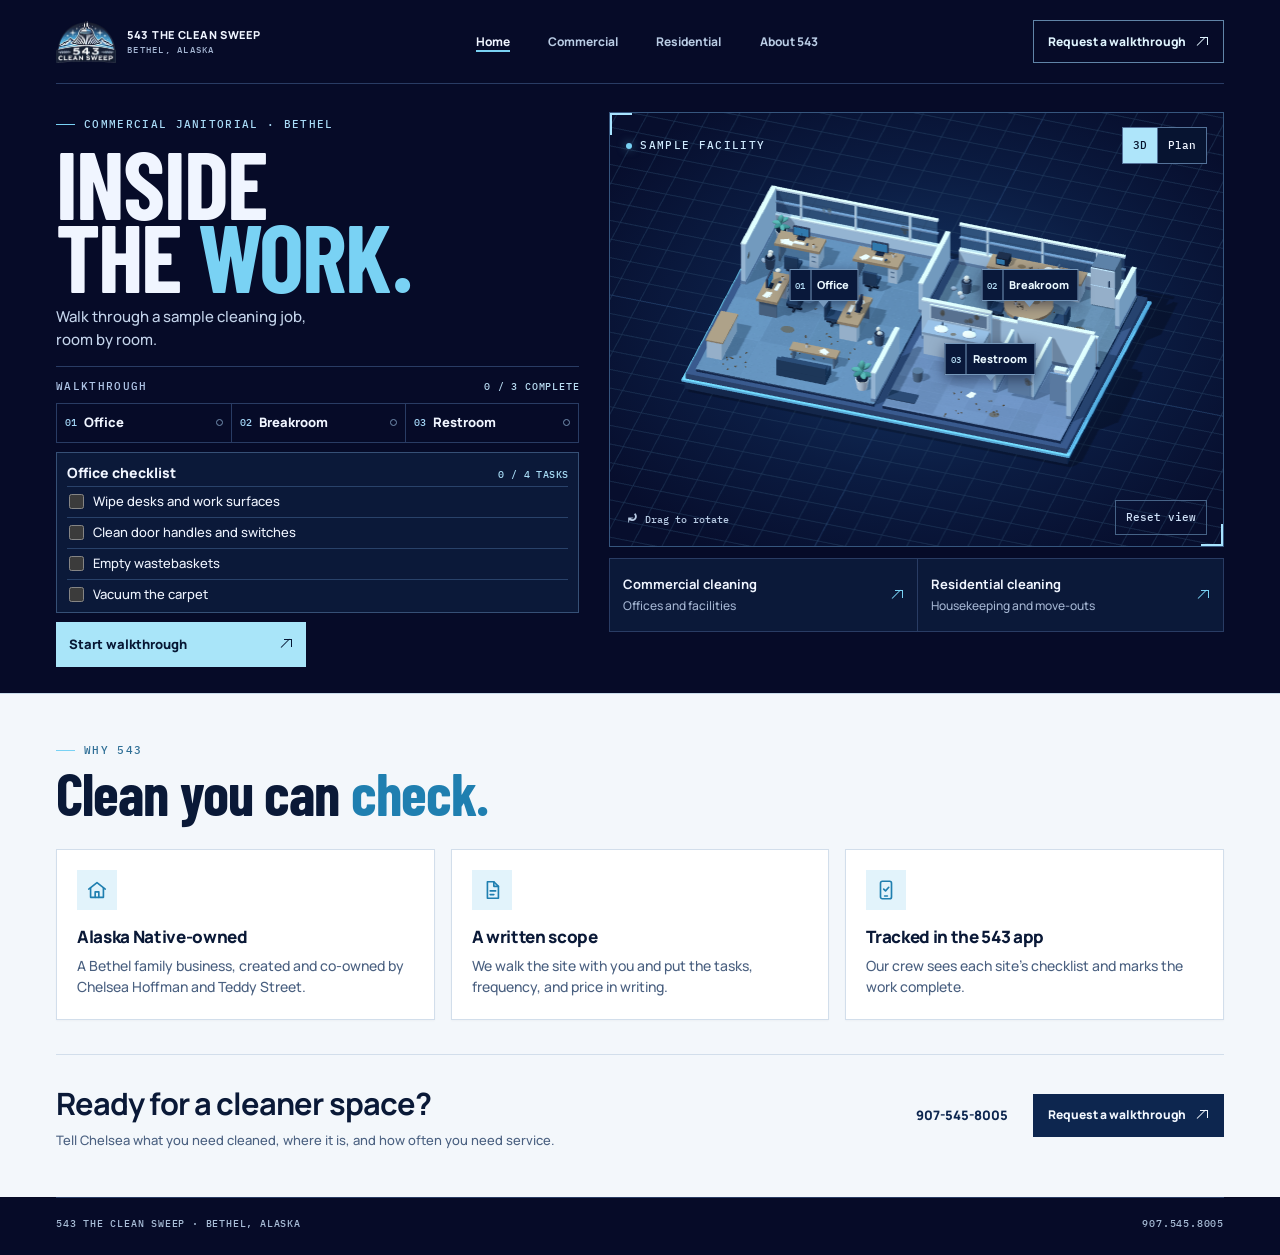
<file: index.html>
<!doctype html>
<html lang="en">
<head>
<meta charset="utf-8">
<meta name="viewport" content="width=device-width,initial-scale=1">
<meta name="theme-color" content="#060b28">
<title>543 The Clean Sweep | Commercial &amp; Residential Cleaning in Bethel, Alaska</title>
<meta name="description" content="Alaska Native-owned cleaning in Bethel, Alaska. Commercial, janitorial, facility and residential cleaning built on written scopes, dependable scheduling and local accountability. Request a walkthrough.">
<link rel="icon" href="assets/543-logo.webp">
<link rel="stylesheet" href="style.css">
<link rel="stylesheet" href="/interiors.css">
<link rel="canonical" href="https://543thecleansweep.com/">
<meta property="og:type" content="website">
<meta property="og:site_name" content="543 The Clean Sweep">
<meta property="og:title" content="543 The Clean Sweep | Commercial &amp; Residential Cleaning in Bethel, Alaska">
<meta property="og:description" content="Alaska Native-owned cleaning in Bethel, Alaska. Commercial, janitorial, facility and residential cleaning built on written scopes, dependable scheduling and local accountability. Request a walkthrough.">
<meta property="og:image" content="https://543thecleansweep.com/assets/logo.png">
<meta property="og:url" content="https://543thecleansweep.com/">
<meta name="twitter:card" content="summary_large_image">
<link rel="apple-touch-icon" href="/assets/logo.png">
<script type="application/ld+json">
{"@context":"https://schema.org","@type":"LocalBusiness","name":"543 The Clean Sweep","legalName":"543 The Clean Sweep LLC","founder":[{"@type":"Person","name":"Chelsea Hoffman"},{"@type":"Person","name":"Teddy Street"}],"telephone":"+1-907-545-8005","email":"543thecleansweep@gmail.com","url":"https://543thecleansweep.com/","logo":"https://543thecleansweep.com/assets/logo.png","image":"https://543thecleansweep.com/assets/logo.png","description":"Alaska Native-owned residential and commercial cleaning services in Bethel, Alaska.","address":{"@type":"PostalAddress","addressLocality":"Bethel","addressRegion":"AK","addressCountry":"US"},"areaServed":{"@type":"City","name":"Bethel, Alaska"},"openingHoursSpecification":[{"@type":"OpeningHoursSpecification","dayOfWeek":["Monday","Tuesday","Wednesday","Thursday","Friday"],"opens":"09:00","closes":"17:00"}]}
</script>
<script defer src="/legacy-links.js"></script>
<script defer src="/assets/three.min.js"></script>
<script defer src="/canvas-renderer.js"></script>
<script defer src="/room-scenes.js"></script>
<script defer src="/walkthrough.js"></script>
</head>
<body>
<a class="skip" href="#walkthrough">Skip to the walkthrough</a>
<header class="site-header shell brand-header">
  <a class="brand" href="/">
    <img src="/assets/543-logo.webp" width="60" height="42" alt="">
    <span>543 THE CLEAN SWEEP<small>BETHEL, ALASKA</small></span>
  </a>
  <nav class="page-nav" aria-label="Main navigation">
    <a href="/" aria-current="page">Home</a>
    <a href="/commercial/">Commercial</a>
    <a href="/residential/">Residential</a>
    <a href="/about/">About 543</a>
  </nav>
  <div class="header-actions">
    <details class="nav-menu">
      <summary>Menu</summary>
      <nav aria-label="Mobile navigation">
        <a href="/" aria-current="page">Home</a>
    <a href="/commercial/">Commercial</a>
    <a href="/residential/">Residential</a>
    <a href="/about/">About 543</a>
      </nav>
    </details>
    <a class="quote nav-cta" href="/request/">Request a walkthrough <i class="arrow" aria-hidden="true"></i></a>
  </div>
</header>
<main id="home">
  <section class="shell experience experience--home" id="walkthrough" aria-labelledby="headline">
    <div class="intro">
      <p class="eyebrow origin"><span aria-hidden="true"></span> COMMERCIAL JANITORIAL · BETHEL</p>
      <h1 id="headline">INSIDE<br>THE <em>WORK.</em></h1>
      <p class="description">Walk through a sample cleaning job, room by room.</p>
    </div>
    <div class="viewer-stack">
      <div class="viewer" id="viewer" aria-label="Interactive model of an example office, breakroom, and restroom">
        <div class="viewer-head">
          <span class="eyebrow"><i class="status-light" aria-hidden="true"></i> SAMPLE FACILITY</span>
          <div class="view-controls" aria-label="Model views">
            <button type="button" data-view="orbit" aria-pressed="true">3D</button>
            <button type="button" data-view="plan" aria-pressed="false">Plan</button>
          </div>
        </div>
        <div class="scene" id="scene" aria-hidden="true"><canvas id="model"></canvas></div>
        <div class="hotspots" id="hotspots">
          <button class="hotspot" type="button" hidden data-room="0" aria-label="Explore office"><span>01</span> Office</button>
          <button class="hotspot" type="button" hidden data-room="1" aria-label="Explore breakroom"><span>02</span> Breakroom</button>
          <button class="hotspot" type="button" hidden data-room="2" aria-label="Explore restroom"><span>03</span> Restroom</button>
        </div>
        <div class="viewer-foot">
          <span id="view-hint"><i class="orbit-icon" aria-hidden="true">⤾</i> Drag to rotate</span>
          <button class="reset-camera" type="button" aria-label="Reset the model to its original view">Reset view</button>
        </div>
      </div>
      <nav class="service-paths" aria-label="Cleaning services">
        <a href="/commercial/"><strong>Commercial cleaning</strong><span>Offices and facilities</span><i class="arrow" aria-hidden="true"></i></a>
        <a href="/residential/"><strong>Residential cleaning</strong><span>Housekeeping and move-outs</span><i class="arrow" aria-hidden="true"></i></a>
      </nav>
    </div>
    <aside class="console" aria-label="Cleaning walkthrough controls">
      <div class="console-top"><span class="eyebrow">WALKTHROUGH</span><span class="progress" id="progress" aria-live="polite">0 / 3 COMPLETE</span></div>
      <ol class="room-list">
        <li><button type="button" data-step="0"><span class="room-index">01</span> Office <span class="room-state" aria-hidden="true"></span></button></li>
        <li><button type="button" data-step="1"><span class="room-index">02</span> Breakroom <span class="room-state" aria-hidden="true"></span></button></li>
        <li><button type="button" data-step="2"><span class="room-index">03</span> Restroom <span class="room-state" aria-hidden="true"></span></button></li>
      </ol>
      <div class="job-detail">
        <div class="checklist-heading">
          <h2 id="job-heading">Office checklist</h2>
          <p id="job-count" class="task-count" aria-live="polite"></p>
        </div>
        <ul class="task-list" id="job-tasks" aria-labelledby="job-heading"></ul>
      </div>
      <button class="demo-action" id="demo-action" type="button"><span>Start walkthrough</span><i class="arrow" aria-hidden="true"></i></button>
      <noscript><p>This walkthrough requires JavaScript.</p></noscript>
    </aside>
  </section>
  <div class="light-band">
  <section class="shell why" aria-labelledby="why-title">
    <p class="eyebrow origin"><span aria-hidden="true"></span> WHY 543</p>
    <h2 id="why-title">Clean you can <em>check.</em></h2>
    <div class="why-grid">
      <article><span class="why-icon" aria-hidden="true"><svg viewBox="0 0 24 24" fill="none" stroke="currentColor" stroke-width="1.8" stroke-linecap="round" stroke-linejoin="round"><path d="M3 11l9-7 9 7"/><path d="M5 10v10h14V10"/><path d="M10 20v-6h4v6"/></svg></span><h3>Alaska Native-owned</h3><p>A Bethel family business, created and co-owned by Chelsea Hoffman and Teddy Street.</p></article>
      <article><span class="why-icon" aria-hidden="true"><svg viewBox="0 0 24 24" fill="none" stroke="currentColor" stroke-width="1.8" stroke-linecap="round" stroke-linejoin="round"><path d="M7 3h7l5 5v13H7z"/><path d="M14 3v5h5"/><path d="M10 13h6M10 17h4"/></svg></span><h3>A written scope</h3><p>We walk the site with you and put the tasks, frequency, and price in writing.</p></article>
      <article><span class="why-icon" aria-hidden="true"><svg viewBox="0 0 24 24" fill="none" stroke="currentColor" stroke-width="1.8" stroke-linecap="round" stroke-linejoin="round"><rect x="6" y="2.5" width="12" height="19" rx="2"/><path d="M9.5 11l2 2 3.5-4"/><path d="M10.5 18.5h3"/></svg></span><h3>Tracked in the 543 app</h3><p>Our crew sees each site’s checklist and marks the work complete.</p></article>
    </div>
  </section>
  <section class="shell work-footer" aria-label="Request a walkthrough">
    <div>
      <h2>Ready for a cleaner space?</h2>
      <p>Tell Chelsea what you need cleaned, where it is, and how often you need service.</p>
    </div>
    <div class="footer-actions">
      <a class="call-link" href="tel:+19075458005">907-545-8005</a>
      <a class="quote" href="/request/">Request a walkthrough <i class="arrow" aria-hidden="true"></i></a>
    </div>
  </section>
  </div>
</main>
<footer class="shell mini-footer"><span>543 THE CLEAN SWEEP · BETHEL, ALASKA</span><a href="tel:+19075458005">907.545.8005</a></footer>
</body>
</html>
</file>
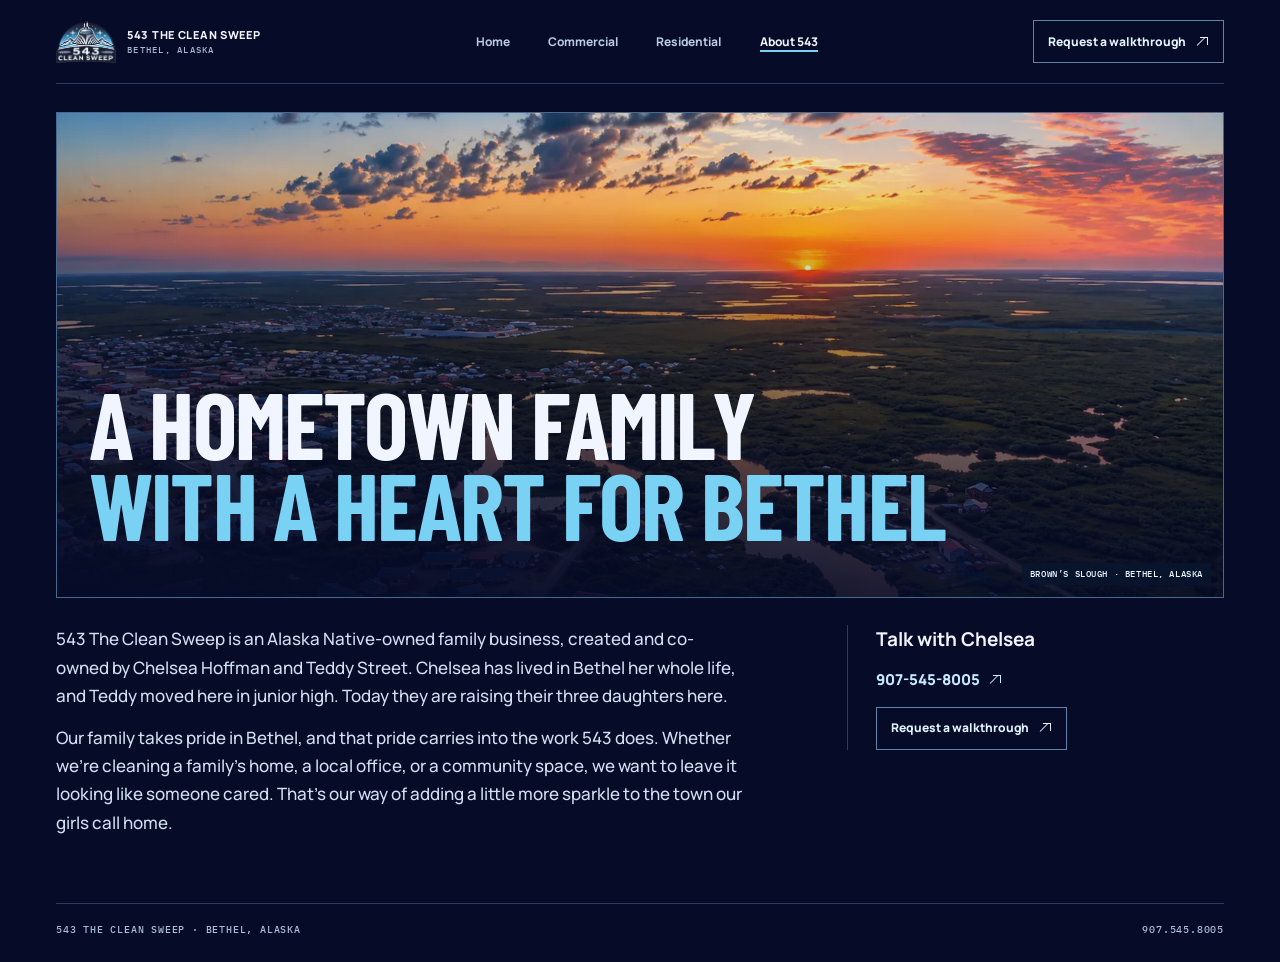
<file: about/index.html>
<!doctype html>
<html lang="en">
<head>
<meta charset="utf-8">
<meta name="viewport" content="width=device-width,initial-scale=1">
<meta name="theme-color" content="#060b28">
<title>About 543 The Clean Sweep | Chelsea Hoffman and Teddy Street, Bethel, Alaska</title>
<meta name="description" content="Meet Chelsea Hoffman and Teddy Street, the Bethel family behind 543 The Clean Sweep, an Alaska Native-owned cleaning business.">
<link rel="icon" href="/assets/543-logo.webp">
<link rel="stylesheet" href="/style.css">
<link rel="stylesheet" href="/about/about.css">
<link rel="stylesheet" href="/interiors.css">
<link rel="canonical" href="https://543thecleansweep.com/about/">
<meta property="og:type" content="website">
<meta property="og:site_name" content="543 The Clean Sweep">
<meta property="og:title" content="About 543 The Clean Sweep | Chelsea Hoffman and Teddy Street, Bethel, Alaska">
<meta property="og:description" content="Meet Chelsea Hoffman and Teddy Street, the Bethel family behind 543 The Clean Sweep, an Alaska Native-owned cleaning business.">
<meta property="og:image" content="https://543thecleansweep.com/assets/logo.png">
<meta property="og:url" content="https://543thecleansweep.com/about/">
<meta name="twitter:card" content="summary_large_image">
<link rel="apple-touch-icon" href="/assets/logo.png">
</head>
<body>
<a class="skip" href="#about">Skip to the story</a>
<header class="site-header shell brand-header">
  <a class="brand" href="/">
    <img src="/assets/543-logo.webp" width="60" height="42" alt="">
    <span>543 THE CLEAN SWEEP<small>BETHEL, ALASKA</small></span>
  </a>
  <nav class="page-nav" aria-label="Main navigation">
    <a href="/">Home</a>
    <a href="/commercial/">Commercial</a>
    <a href="/residential/">Residential</a>
    <a href="/about/" aria-current="page">About 543</a>
  </nav>
  <div class="header-actions">
    <details class="nav-menu">
      <summary>Menu</summary>
      <nav aria-label="Mobile navigation">
        <a href="/">Home</a>
    <a href="/commercial/">Commercial</a>
    <a href="/residential/">Residential</a>
    <a href="/about/" aria-current="page">About 543</a>
      </nav>
    </details>
    <a class="quote nav-cta" href="/request/">Request a walkthrough <i class="arrow" aria-hidden="true"></i></a>
  </div>
</header>
<main class="shell about-page" id="about">
  <section aria-labelledby="about-title">
    <div class="about-hero">
      <picture>
        <source media="(max-width:620px)" srcset="/assets/bethel-phone.webp">
        <img src="/assets/bethel.webp" width="1672" height="669" alt="Bethel, Alaska, and Brown’s Slough at sunset" fetchpriority="high">
      </picture>
      <h1 id="about-title">A hometown family<br><em>with a heart for Bethel</em></h1>
      <p class="about-caption">Brown’s Slough · Bethel, Alaska</p>
    </div>
    <div class="about-details">
      <div class="about-story">
        <p>543 The Clean Sweep is an Alaska Native-owned family business, created and co-owned by Chelsea Hoffman and Teddy Street. Chelsea has lived in Bethel her whole life, and Teddy moved here in junior high. Today they are raising their three daughters here.</p>
        <p>Our family takes pride in Bethel, and that pride carries into the work 543 does. Whether we’re cleaning a family’s home, a local office, or a community space, we want to leave it looking like someone cared. That’s our way of adding a little more sparkle to the town our girls call home.</p>
      </div>
      <aside class="about-contact" aria-labelledby="about-contact-title">
        <h2 id="about-contact-title">Talk with Chelsea</h2>
        <a class="about-call" href="tel:+19075458005">907-545-8005 <i class="arrow" aria-hidden="true"></i></a>
        <a class="quote" href="/request/">Request a walkthrough <i class="arrow" aria-hidden="true"></i></a>
      </aside>
    </div>
  </section>
</main>
<footer class="shell mini-footer"><span>543 THE CLEAN SWEEP · BETHEL, ALASKA</span><a href="tel:+19075458005">907.545.8005</a></footer>
</body>
</html>
</file>
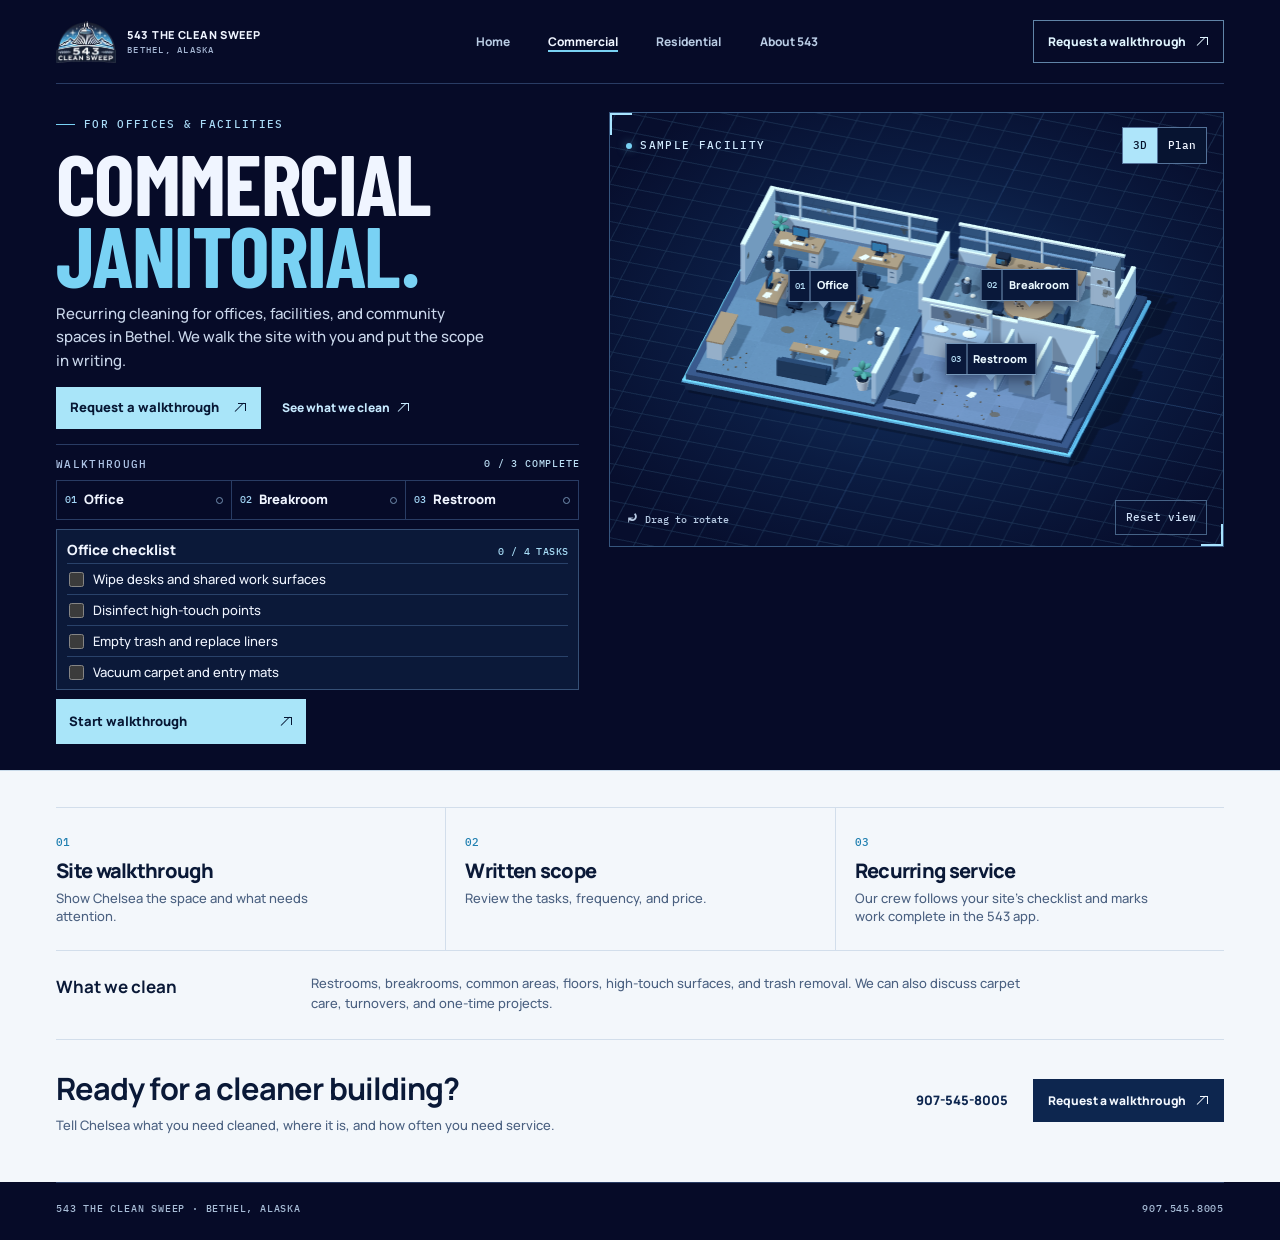
<file: commercial/index.html>
<!doctype html>
<html lang="en"><head><meta charset="utf-8"><meta name="viewport" content="width=device-width,initial-scale=1">
<title>Commercial Janitorial in Bethel, Alaska | 543 The Clean Sweep</title>
<link rel="stylesheet" href="/style.css"><link rel="stylesheet" href="/interiors.css">
<meta name="description" content="Recurring commercial janitorial service in Bethel, Alaska, from 543 The Clean Sweep.">
<meta name="theme-color" content="#060b28">
<link rel="icon" href="/assets/543-logo.webp">
<link rel="canonical" href="https://543thecleansweep.com/commercial/">
<meta property="og:type" content="website">
<meta property="og:site_name" content="543 The Clean Sweep">
<meta property="og:title" content="Commercial Janitorial in Bethel, Alaska | 543 The Clean Sweep">
<meta property="og:description" content="Recurring commercial janitorial service in Bethel, Alaska, from 543 The Clean Sweep.">
<meta property="og:image" content="https://543thecleansweep.com/assets/logo.png">
<meta property="og:url" content="https://543thecleansweep.com/commercial/">
<meta name="twitter:card" content="summary_large_image">
<link rel="apple-touch-icon" href="/assets/logo.png">
<script defer src="/assets/three.min.js"></script>
<script defer src="/canvas-renderer.js"></script>
<script defer src="/room-scenes.js"></script>
<script defer src="/walkthrough.js"></script>
</head>
<body class="interior commercial"><a class="skip" href="#main">Skip to content</a><header class="site-header shell brand-header">
  <a class="brand" href="/">
    <img src="/assets/543-logo.webp" width="60" height="42" alt="">
    <span>543 THE CLEAN SWEEP<small>BETHEL, ALASKA</small></span>
  </a>
  <nav class="page-nav" aria-label="Main navigation">
    <a href="/">Home</a>
    <a href="/commercial/" aria-current="page">Commercial</a>
    <a href="/residential/">Residential</a>
    <a href="/about/">About 543</a>
  </nav>
  <div class="header-actions">
    <details class="nav-menu">
      <summary>Menu</summary>
      <nav aria-label="Mobile navigation">
        <a href="/">Home</a>
    <a href="/commercial/" aria-current="page">Commercial</a>
    <a href="/residential/">Residential</a>
    <a href="/about/">About 543</a>
      </nav>
    </details>
    <a class="quote nav-cta" href="/request/">Request a walkthrough <i class="arrow" aria-hidden="true"></i></a>
  </div>
</header>
<main id="main">
<section class="shell experience experience--service" data-scene="commercial">
<div class="intro inner-copy">
<p class="eyebrow origin"><span aria-hidden="true"></span> FOR OFFICES &amp; FACILITIES</p>
<h1>COMMERCIAL<br><em>JANITORIAL.</em></h1>
<p class="intro-text">Recurring cleaning for offices, facilities, and community spaces in Bethel. We walk the site with you and put the scope in writing.</p>
<div class="inline-actions"><a class="demo-action" href="/request/">Request a walkthrough<i class="arrow" aria-hidden="true"></i></a><a class="inline-link" href="#scope">See what we clean <i class="arrow" aria-hidden="true"></i></a></div>
</div>
    <div class="viewer" id="viewer" aria-label="Interactive model of an example office, breakroom, and restroom">
      <div class="viewer-head">
        <span class="eyebrow"><i class="status-light" aria-hidden="true"></i> SAMPLE FACILITY</span>
        <div class="view-controls" aria-label="Model views">
          <button type="button" data-view="orbit" aria-pressed="true">3D</button>
          <button type="button" data-view="plan" aria-pressed="false">Plan</button>
        </div>
      </div>
      <div class="scene" id="scene" aria-hidden="true"><canvas id="model"></canvas></div>
      <div class="hotspots" id="hotspots">
        <button class="hotspot" type="button" hidden data-room="0" aria-label="Explore office"><span>01</span> Office</button>
        <button class="hotspot" type="button" hidden data-room="1" aria-label="Explore breakroom"><span>02</span> Breakroom</button>
        <button class="hotspot" type="button" hidden data-room="2" aria-label="Explore restroom"><span>03</span> Restroom</button>
      </div>
      <div class="viewer-foot">
        <span id="view-hint"><i class="orbit-icon" aria-hidden="true">⤾</i> Drag to rotate</span>
        <button class="reset-camera" type="button" aria-label="Reset the model to its original view">Reset view</button>
      </div>
    </div>
    <aside class="console" aria-label="Cleaning walkthrough controls">
      <div class="console-top"><span class="eyebrow">WALKTHROUGH</span><span class="progress" id="progress" aria-live="polite">0 / 3 COMPLETE</span></div>
      <ol class="room-list">
        <li><button type="button" data-step="0"><span class="room-index">01</span> Office <span class="room-state" aria-hidden="true"></span></button></li>
        <li><button type="button" data-step="1"><span class="room-index">02</span> Breakroom <span class="room-state" aria-hidden="true"></span></button></li>
        <li><button type="button" data-step="2"><span class="room-index">03</span> Restroom <span class="room-state" aria-hidden="true"></span></button></li>
      </ol>
      <div class="job-detail">
        <div class="checklist-heading">
          <h2 id="job-heading">Office checklist</h2>
          <p id="job-count" class="task-count" aria-live="polite"></p>
        </div>
        <ul class="task-list" id="job-tasks" aria-labelledby="job-heading"></ul>
      </div>
      <button class="demo-action" id="demo-action" type="button"><span>Start walkthrough</span><i class="arrow" aria-hidden="true"></i></button>
      <noscript><p>This walkthrough requires JavaScript.</p></noscript>
    </aside>
</section>
<div class="light-band">
<section class="shell sequence" id="process" aria-label="How commercial service starts">
<div><span>01</span><h2>Site walkthrough</h2><p>Show Chelsea the space and what needs attention.</p></div>
<div><span>02</span><h2>Written scope</h2><p>Review the tasks, frequency, and price.</p></div>
<div><span>03</span><h2>Recurring service</h2><p>Our crew follows your site’s checklist and marks work complete in the 543 app.</p></div>
</section>
<section id="scope" class="shell scopes">
<h2>What we clean</h2>
<p>Restrooms, breakrooms, common areas, floors, high-touch surfaces, and trash removal. We can also discuss carpet care, turnovers, and one-time projects.</p>
</section>
  <section class="shell work-footer" aria-label="Request a walkthrough">
    <div>
      <h2>Ready for a cleaner building?</h2>
      <p>Tell Chelsea what you need cleaned, where it is, and how often you need service.</p>
    </div>
    <div class="footer-actions">
      <a class="call-link" href="tel:+19075458005">907-545-8005</a>
      <a class="quote" href="/request/">Request a walkthrough <i class="arrow" aria-hidden="true"></i></a>
    </div>
  </section>
</div></main><footer class="shell mini-footer"><span>543 THE CLEAN SWEEP · BETHEL, ALASKA</span><a href="tel:+19075458005">907.545.8005</a></footer>
</body></html>
</file>
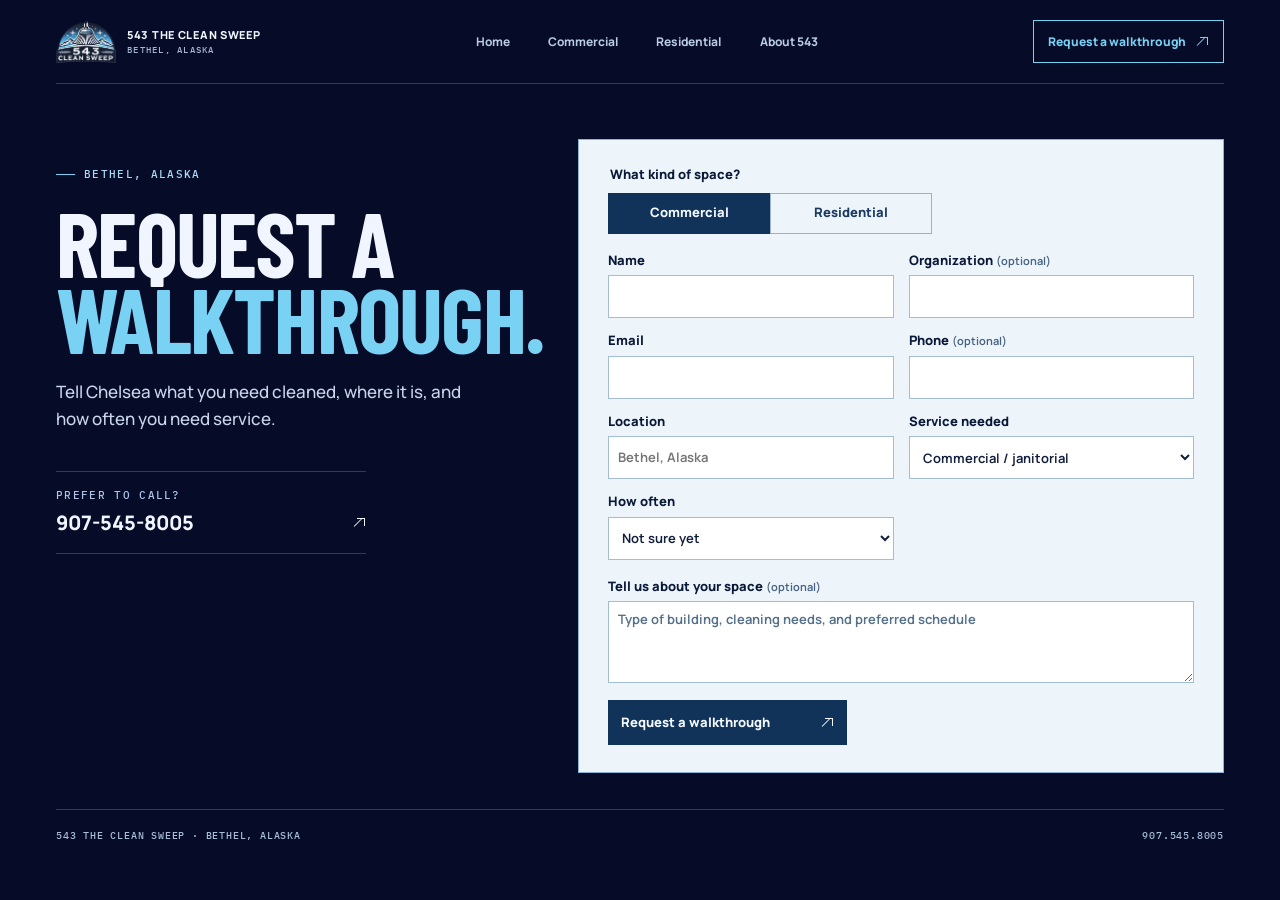
<file: request/index.html>
<!doctype html>
<html lang="en">
<head>
<meta charset="utf-8">
<meta name="viewport" content="width=device-width,initial-scale=1">
<meta name="theme-color" content="#060b28">
<title>Request a Walkthrough | 543 The Clean Sweep</title>
<meta name="description" content="Tell 543 The Clean Sweep about your commercial or residential cleaning needs in Bethel, Alaska.">
<link rel="icon" href="/assets/543-logo.webp">
<link rel="stylesheet" href="/style.css">
<link rel="stylesheet" href="/interiors.css">
<script defer src="/request/request.js"></script>
<link rel="canonical" href="https://543thecleansweep.com/request/">
<meta property="og:type" content="website">
<meta property="og:site_name" content="543 The Clean Sweep">
<meta property="og:title" content="Request a Walkthrough | 543 The Clean Sweep">
<meta property="og:description" content="Tell 543 The Clean Sweep about your commercial or residential cleaning needs in Bethel, Alaska.">
<meta property="og:image" content="https://543thecleansweep.com/assets/logo.png">
<meta property="og:url" content="https://543thecleansweep.com/request/">
<meta name="twitter:card" content="summary_large_image">
<link rel="apple-touch-icon" href="/assets/logo.png">
</head>
<body class="interior contact">
<a class="skip" href="#main">Skip to content</a>
<header class="site-header shell brand-header">
  <a class="brand" href="/">
    <img src="/assets/543-logo.webp" width="60" height="42" alt="">
    <span>543 THE CLEAN SWEEP<small>BETHEL, ALASKA</small></span>
  </a>
  <nav class="page-nav" aria-label="Main navigation">
    <a href="/">Home</a>
    <a href="/commercial/">Commercial</a>
    <a href="/residential/">Residential</a>
    <a href="/about/">About 543</a>
  </nav>
  <div class="header-actions">
    <details class="nav-menu">
      <summary>Menu</summary>
      <nav aria-label="Mobile navigation">
        <a href="/">Home</a>
    <a href="/commercial/">Commercial</a>
    <a href="/residential/">Residential</a>
    <a href="/about/">About 543</a>
      </nav>
    </details>
    <a class="quote nav-cta" href="/request/" aria-current="page">Request a walkthrough <i class="arrow" aria-hidden="true"></i></a>
  </div>
</header>
<main id="main">
  <section class="shell request-layout">
    <div class="inner-copy request-copy">
      <p class="eyebrow origin"><span aria-hidden="true"></span> BETHEL, ALASKA</p>
      <h1>REQUEST A<br><em>WALKTHROUGH.</em></h1>
      <p class="intro-text">Tell Chelsea what you need cleaned, where it is, and how often you need service.</p>
      <div class="request-phone">
        <span class="eyebrow">PREFER TO CALL?</span>
        <a href="tel:+19075458005">907-545-8005 <i class="arrow" aria-hidden="true"></i></a>
      </div>
    </div>
    <form class="request-form" id="request-form" name="walkthrough" method="POST" action="/request-received" data-netlify="true" data-netlify-honeypot="bot-field" aria-label="Walkthrough request">
      <input type="hidden" name="form-name" value="walkthrough">
      <p hidden><label>Leave this field empty<input name="bot-field" tabindex="-1" autocomplete="off"></label></p>
      <fieldset>
        <legend>What kind of space?</legend>
        <div class="segments">
          <label><input type="radio" name="requester" value="Organization" checked><span>Commercial</span></label>
          <label><input type="radio" name="requester" value="Home"><span>Residential</span></label>
        </div>
      </fieldset>
      <div class="form-grid">
        <label>Name<input name="name" autocomplete="name" maxlength="120" required></label>
        <label id="organization-field">Organization <span class="optional">(optional)</span><input name="organization" autocomplete="organization" maxlength="180"></label>
        <label>Email<input type="email" name="email" autocomplete="email" maxlength="254" required></label>
        <label>Phone <span class="optional">(optional)</span><input type="tel" name="phone" autocomplete="tel" maxlength="40"></label>
        <label>Location<input name="location" placeholder="Bethel, Alaska" maxlength="200" required></label>
        <label>Service needed<select name="service">
          <option>Commercial / janitorial</option>
          <option>Government / community facility</option>
          <option>Residential</option>
          <option>Move-in / move-out</option>
          <option>Carpet / floor care</option>
          <option>Other</option>
        </select></label>
        <label>How often<select name="frequency">
          <option>Not sure yet</option>
          <option>One time</option>
          <option>Weekly</option>
          <option>Multiple times per week</option>
          <option>Monthly</option>
        </select></label>
      </div>
      <label>Tell us about your space <span class="optional">(optional)</span><textarea name="message" maxlength="2500" placeholder="Type of building, cleaning needs, and preferred schedule"></textarea></label>
      <button class="demo-action" type="submit">Request a walkthrough <i class="arrow" aria-hidden="true"></i></button>
    </form>
  </section>
</main>
<footer class="shell mini-footer"><span>543 THE CLEAN SWEEP · BETHEL, ALASKA</span><a href="tel:+19075458005">907.545.8005</a></footer>
</body>
</html>
</file>
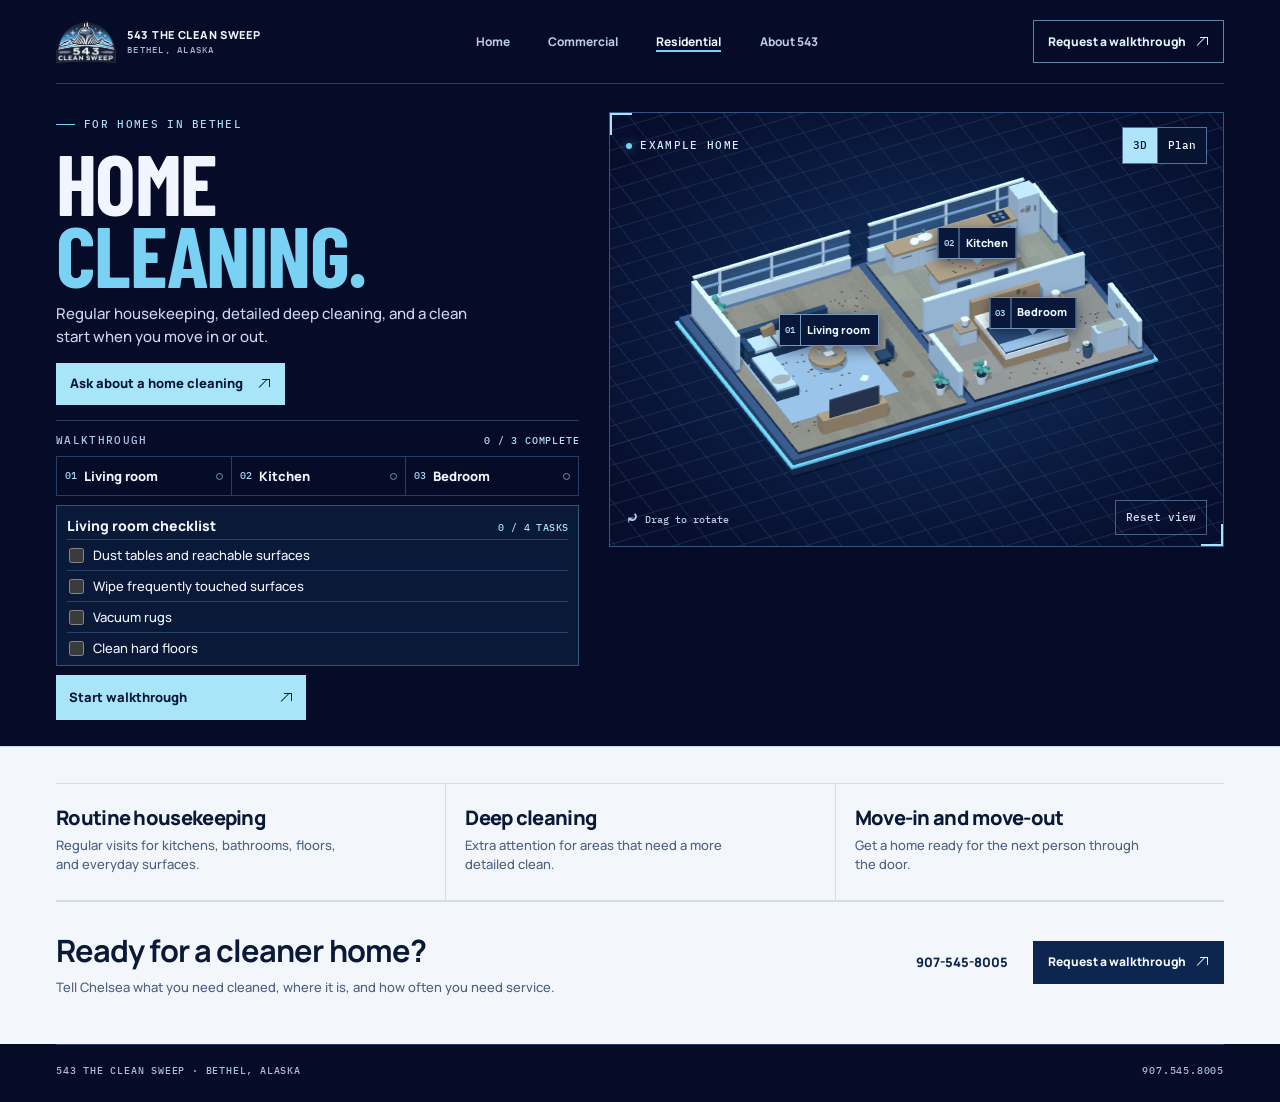
<file: residential/index.html>
<!doctype html>
<html lang="en"><head><meta charset="utf-8"><meta name="viewport" content="width=device-width,initial-scale=1">
<title>Residential Cleaning in Bethel, Alaska | 543 The Clean Sweep</title>
<link rel="stylesheet" href="/style.css"><link rel="stylesheet" href="/interiors.css">
<meta name="description" content="Housekeeping, deep cleaning, and move-in and move-out cleaning in Bethel, Alaska.">
<meta name="theme-color" content="#060b28">
<link rel="icon" href="/assets/543-logo.webp">
<link rel="canonical" href="https://543thecleansweep.com/residential/">
<meta property="og:type" content="website">
<meta property="og:site_name" content="543 The Clean Sweep">
<meta property="og:title" content="Residential Cleaning in Bethel, Alaska | 543 The Clean Sweep">
<meta property="og:description" content="Housekeeping, deep cleaning, and move-in and move-out cleaning in Bethel, Alaska.">
<meta property="og:image" content="https://543thecleansweep.com/assets/logo.png">
<meta property="og:url" content="https://543thecleansweep.com/residential/">
<meta name="twitter:card" content="summary_large_image">
<link rel="apple-touch-icon" href="/assets/logo.png">
<script defer src="/assets/three.min.js"></script>
<script defer src="/canvas-renderer.js"></script>
<script defer src="/room-scenes.js"></script>
<script defer src="/walkthrough.js"></script>
</head>
<body class="interior residential"><a class="skip" href="#main">Skip to content</a><header class="site-header shell brand-header">
  <a class="brand" href="/">
    <img src="/assets/543-logo.webp" width="60" height="42" alt="">
    <span>543 THE CLEAN SWEEP<small>BETHEL, ALASKA</small></span>
  </a>
  <nav class="page-nav" aria-label="Main navigation">
    <a href="/">Home</a>
    <a href="/commercial/">Commercial</a>
    <a href="/residential/" aria-current="page">Residential</a>
    <a href="/about/">About 543</a>
  </nav>
  <div class="header-actions">
    <details class="nav-menu">
      <summary>Menu</summary>
      <nav aria-label="Mobile navigation">
        <a href="/">Home</a>
    <a href="/commercial/">Commercial</a>
    <a href="/residential/" aria-current="page">Residential</a>
    <a href="/about/">About 543</a>
      </nav>
    </details>
    <a class="quote nav-cta" href="/request/">Request a walkthrough <i class="arrow" aria-hidden="true"></i></a>
  </div>
</header>
<main id="main">
<section class="shell experience experience--service" data-scene="residential">
<div class="intro inner-copy">
<p class="eyebrow origin"><span aria-hidden="true"></span> FOR HOMES IN BETHEL</p>
<h1>HOME<br><em>CLEANING.</em></h1>
<p class="intro-text">Regular housekeeping, detailed deep cleaning, and a clean start when you move in or out.</p>
<div class="inline-actions"><a class="demo-action" href="/request/?service=residential">Ask about a home cleaning<i class="arrow" aria-hidden="true"></i></a></div>
</div>
    <div class="viewer" id="viewer" aria-label="Interactive model of an example living room, kitchen, and bedroom">
      <div class="viewer-head">
        <span class="eyebrow"><i class="status-light" aria-hidden="true"></i> EXAMPLE HOME</span>
        <div class="view-controls" aria-label="Model views">
          <button type="button" data-view="orbit" aria-pressed="true">3D</button>
          <button type="button" data-view="plan" aria-pressed="false">Plan</button>
        </div>
      </div>
      <div class="scene" id="scene" aria-hidden="true"><canvas id="model"></canvas></div>
      <div class="hotspots" id="hotspots">
        <button class="hotspot" type="button" hidden data-room="0" aria-label="Explore living room"><span>01</span> Living room</button>
        <button class="hotspot" type="button" hidden data-room="1" aria-label="Explore kitchen"><span>02</span> Kitchen</button>
        <button class="hotspot" type="button" hidden data-room="2" aria-label="Explore bedroom"><span>03</span> Bedroom</button>
      </div>
      <div class="viewer-foot">
        <span id="view-hint"><i class="orbit-icon" aria-hidden="true">⤾</i> Drag to rotate</span>
        <button class="reset-camera" type="button" aria-label="Reset the model to its original view">Reset view</button>
      </div>
    </div>
    <aside class="console" aria-label="Cleaning walkthrough controls">
      <div class="console-top"><span class="eyebrow">WALKTHROUGH</span><span class="progress" id="progress" aria-live="polite">0 / 3 COMPLETE</span></div>
      <ol class="room-list">
        <li><button type="button" data-step="0"><span class="room-index">01</span> Living room <span class="room-state" aria-hidden="true"></span></button></li>
        <li><button type="button" data-step="1"><span class="room-index">02</span> Kitchen <span class="room-state" aria-hidden="true"></span></button></li>
        <li><button type="button" data-step="2"><span class="room-index">03</span> Bedroom <span class="room-state" aria-hidden="true"></span></button></li>
      </ol>
      <div class="job-detail">
        <div class="checklist-heading">
          <h2 id="job-heading">Living room checklist</h2>
          <p id="job-count" class="task-count" aria-live="polite"></p>
        </div>
        <ul class="task-list" id="job-tasks" aria-labelledby="job-heading"></ul>
      </div>
      <button class="demo-action" id="demo-action" type="button"><span>Start walkthrough</span><i class="arrow" aria-hidden="true"></i></button>
      <noscript><p>This walkthrough requires JavaScript.</p></noscript>
    </aside>
</section>
<div class="light-band">
<section class="shell service-list" aria-label="Residential cleaning options">
<article><h2>Routine housekeeping</h2><p>Regular visits for kitchens, bathrooms, floors, and everyday surfaces.</p></article>
<article><h2>Deep cleaning</h2><p>Extra attention for areas that need a more detailed clean.</p></article>
<article><h2>Move-in and move-out</h2><p>Get a home ready for the next person through the door.</p></article>
</section>
  <section class="shell work-footer" aria-label="Request a walkthrough">
    <div>
      <h2>Ready for a cleaner home?</h2>
      <p>Tell Chelsea what you need cleaned, where it is, and how often you need service.</p>
    </div>
    <div class="footer-actions">
      <a class="call-link" href="tel:+19075458005">907-545-8005</a>
      <a class="quote" href="/request/">Request a walkthrough <i class="arrow" aria-hidden="true"></i></a>
    </div>
  </section>
</div></main><footer class="shell mini-footer"><span>543 THE CLEAN SWEEP · BETHEL, ALASKA</span><a href="tel:+19075458005">907.545.8005</a></footer>
</body></html>
</file>
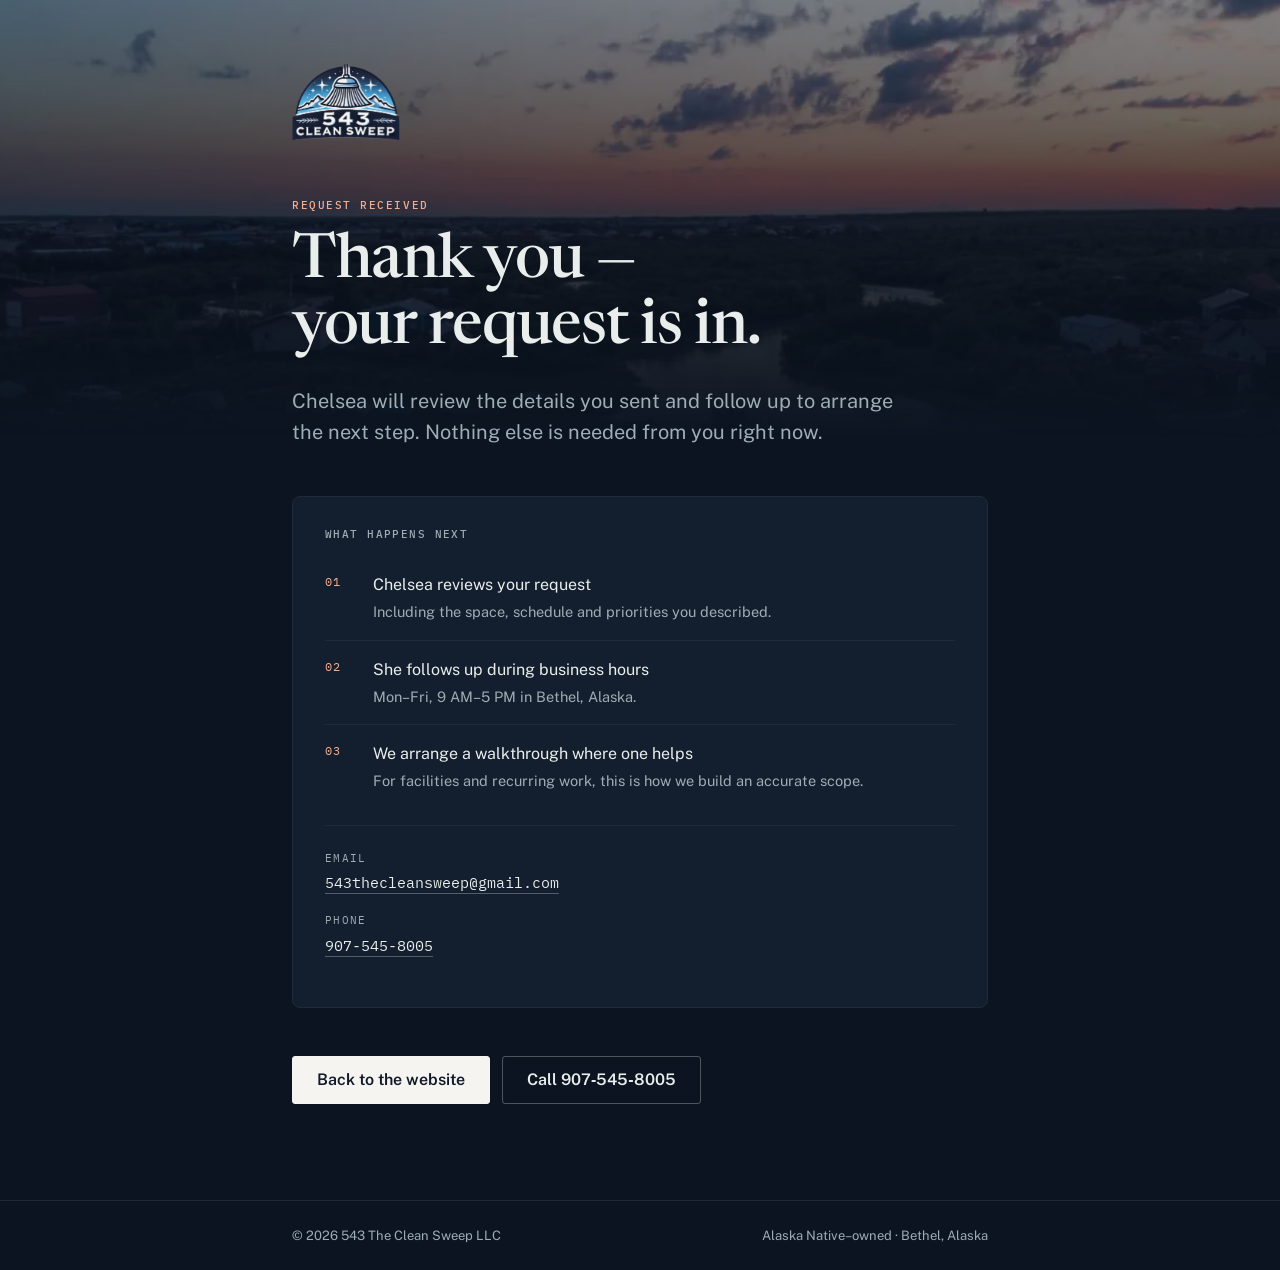
<file: request-received.html>
<!doctype html>
<html lang="en">
<head>
<meta charset="utf-8">
<meta name="viewport" content="width=device-width, initial-scale=1">
<meta name="robots" content="noindex, nofollow">
<title>Request received | 543 The Clean Sweep</title>
<meta name="description" content="Your request has been sent to 543 The Clean Sweep in Bethel, Alaska.">

<link rel="icon" href="/assets/logo.png" sizes="any">
<link rel="apple-touch-icon" href="/assets/logo.png">

<link rel="preconnect" href="https://fonts.googleapis.com">
<link rel="preconnect" href="https://fonts.gstatic.com" crossorigin>
<link rel="stylesheet" href="https://fonts.googleapis.com/css2?family=Newsreader:opsz,wght@6..72,300..500&family=Public+Sans:wght@400..700&family=IBM+Plex+Mono:wght@400;500&display=swap">

<style>
/* Same tokens as index.html — this page lives in the night band of the system. */
:root{
  --paper:#F5F4F0;
  --ink:#10192A;
  --ink-2:#39434F;
  --muted:#545E6B;
  --rule:#DBD8CF;
  --accent:#1A5F86;
  --night:#0B1420;
  --night-2:#131F2E;
  --night-3:#1C2A3A;
  --on-night:#E9EEEC;
  --on-night-2:#9EADB4;
  --glow:#F2AE8E;          /* sampled from the riverfront sunset behind this band */

  --serif:"Newsreader",Georgia,"Times New Roman",serif;
  --sans:"Public Sans",-apple-system,BlinkMacSystemFont,"Segoe UI",Roboto,Helvetica,Arial,sans-serif;
  --mono:"IBM Plex Mono",ui-monospace,SFMono-Regular,Menlo,Consolas,monospace;

  --s1:4px; --s2:8px; --s3:12px; --s4:16px; --s5:24px;
  --s6:32px; --s7:48px; --s8:64px; --s9:96px;

  --r1:3px; --r2:8px;
  --gutter:20px;
  --ease-out:cubic-bezier(0.23, 1, 0.32, 1);
}
@media (min-width:700px){ :root{ --gutter:32px } }

*,*::before,*::after{box-sizing:border-box}
html{-webkit-text-size-adjust:100%}
body{
  margin:0;min-height:100vh;
  display:flex;flex-direction:column;
  background:var(--night);color:var(--on-night);
  font-family:var(--sans);font-size:17px;line-height:1.62;
  font-synthesis-weight:none;
  -webkit-font-smoothing:antialiased;-moz-osx-font-smoothing:grayscale;
}
img{max-width:100%;height:auto;display:block}
h1,h2{margin:0;font-weight:500;line-height:1.06;letter-spacing:-.021em;text-wrap:balance}
p{margin:0}
ul{margin:0;padding:0;list-style:none}
a{color:var(--on-night)}
:focus-visible{outline:2px solid var(--glow);outline-offset:2px;border-radius:2px}

.shell{width:100%;max-width:760px;margin-inline:auto;padding-inline:var(--gutter)}
.label{font-family:var(--mono);font-size:11px;font-weight:500;letter-spacing:.14em;
  text-transform:uppercase;color:var(--glow)}

/* riverfront sunset — the same band used on the request section of the homepage */
.wrap{
  position:relative;flex:1 0 auto;
  padding-block:var(--s8) var(--s9);
  display:flex;align-items:center;overflow:hidden;
}
.wrap::before{
  content:"";position:absolute;inset:0 0 auto;height:min(60vw,440px);
  background-image:url('/assets/riverfront-1400.jpg');
  background-image:image-set(url('/assets/riverfront-1400.webp') type('image/webp'),
                             url('/assets/riverfront-1400.jpg') type('image/jpeg'));
  background-image:-webkit-image-set(url('/assets/riverfront-1400.webp') type('image/webp'),
                                     url('/assets/riverfront-1400.jpg') type('image/jpeg'));
  background-size:cover;background-position:center 38%;
  opacity:.58;
  -webkit-mask-image:linear-gradient(to bottom,rgba(0,0,0,.9) 0%,transparent 100%);
  mask-image:linear-gradient(to bottom,rgba(0,0,0,.9) 0%,transparent 100%);
  pointer-events:none;
}
.wrap > *{position:relative;width:100%}

.brand{display:inline-block;margin-bottom:var(--s7)}
.brand img{height:76px;width:auto}

h1{font-family:var(--serif);font-size:clamp(38px,7vw,62px);margin-block:var(--s4) var(--s5)}
.lede{font-size:clamp(17px,2vw,20px);line-height:1.55;color:var(--on-night-2);max-width:52ch}

.next{
  margin-top:var(--s7);padding:var(--s6) var(--s5);
  background:var(--night-2);border:1px solid var(--night-3);border-radius:var(--r2);
}
@media (min-width:620px){ .next{padding:var(--s6)} }
.next h2{font-family:var(--mono);font-size:11px;font-weight:500;letter-spacing:.13em;
  text-transform:uppercase;color:var(--on-night-2);margin-bottom:var(--s4)}
.next ol{margin:0;padding:0;list-style:none;display:grid;gap:0;counter-reset:n}
.next ol li{
  counter-increment:n;position:relative;
  padding:var(--s4) 0 var(--s4) var(--s7);
  border-bottom:1px solid var(--night-3);
  color:var(--on-night);font-size:16px;
}
.next ol li:last-child{border-bottom:0;padding-bottom:0}
.next ol li::before{
  content:counter(n,decimal-leading-zero);position:absolute;left:0;top:var(--s4);
  font-family:var(--mono);font-size:12px;color:var(--glow);letter-spacing:.06em;
}
.next ol li span{display:block;color:var(--on-night-2);font-size:14.5px;margin-top:2px}

/* label above value, same as the owner card on the homepage — a side-by-side
   row wrapped only for the email, which read as an accidental break */
.contact{margin-top:var(--s6);padding-top:var(--s5);border-top:1px solid var(--night-3);
  display:grid;gap:var(--s4)}
.contact div{display:grid;gap:var(--s1)}
.contact dt{font-family:var(--mono);font-size:11px;letter-spacing:.12em;text-transform:uppercase;
  color:var(--on-night-2)}
.contact dd{margin:0;font-family:var(--mono);font-size:14px;overflow-wrap:break-word}
@media (min-width:620px){ .contact dd{font-size:15px} }
.contact a{text-decoration:none;border-bottom:1px solid rgba(233,238,236,.3);padding-bottom:1px}
@media (hover:hover) and (pointer:fine){
  .contact a:hover{color:var(--glow);border-bottom-color:var(--glow)}
}

.actions{margin-top:var(--s7);display:flex;flex-wrap:wrap;gap:var(--s3)}
.btn{
  display:inline-flex;align-items:center;justify-content:center;gap:var(--s2);
  min-height:48px;padding:var(--s3) var(--s5);
  font-family:var(--sans);font-size:16px;font-weight:600;line-height:1.2;
  border:1px solid transparent;border-radius:var(--r1);text-decoration:none;cursor:pointer;
  transition:background-color 140ms ease,border-color 140ms ease,color 140ms ease,transform 140ms var(--ease-out);
}
.btn:active{transform:scale(.975)}
.btn-light{background:var(--paper);color:var(--ink);border-color:var(--paper)}
.btn-ghost{background:transparent;color:var(--on-night);border-color:rgba(233,238,236,.3)}
@media (hover:hover) and (pointer:fine){
  .btn-light:hover{background:#fff;border-color:#fff}
  .btn-ghost:hover{background:rgba(233,238,236,.09);border-color:rgba(233,238,236,.55)}
}
.actions .btn{flex:1 1 auto}
@media (min-width:560px){ .actions .btn{flex:0 0 auto} }

footer{
  flex:none;border-top:1px solid var(--night-3);padding-block:var(--s5);
  font-size:13px;color:var(--on-night-2);
}
footer .shell{display:flex;flex-wrap:wrap;gap:var(--s2) var(--s5);justify-content:space-between}

@media (prefers-reduced-motion: no-preference){
  .rise{animation:rise 300ms var(--ease-out) both}
  .rise-1{animation-delay:0ms}
  .rise-2{animation-delay:45ms}
  .rise-3{animation-delay:90ms}
}
@keyframes rise{from{opacity:0;transform:translateY(9px)}to{opacity:1;transform:none}}

@media (prefers-reduced-motion: reduce){
  *,*::before,*::after{
    animation-duration:.01ms !important;animation-iteration-count:1 !important;
    transition-duration:.01ms !important;
  }
  .btn:active{transform:none}
}
</style>
</head>

<body>
<main class="wrap">
  <div class="shell">
    <a class="brand rise rise-1" href="/" aria-label="543 The Clean Sweep — home">
      <picture>
        <source srcset="/assets/logo.webp" type="image/webp">
        <img src="/assets/logo.png" width="833" height="587" alt="543 The Clean Sweep">
      </picture>
    </a>

    <p class="label rise rise-1">Request received</p>
    <h1 class="rise rise-2">Thank you — your request is in.</h1>
    <p class="lede rise rise-2">Chelsea will review the details you sent and follow up to arrange the next step. Nothing else is needed from you right now.</p>

    <div class="next rise rise-3">
      <h2>What happens next</h2>
      <ol>
        <li>Chelsea reviews your request
          <span>Including the space, schedule and priorities you described.</span>
        </li>
        <li>She follows up during business hours
          <span>Mon–Fri, 9 AM–5 PM in Bethel, Alaska.</span>
        </li>
        <li>We arrange a walkthrough where one helps
          <span>For facilities and recurring work, this is how we build an accurate scope.</span>
        </li>
      </ol>

      <dl class="contact">
        <div>
          <dt>Email</dt>
          <dd><a href="mailto:543thecleansweep@gmail.com">543thecleansweep@gmail.com</a></dd>
        </div>
        <div>
          <dt>Phone</dt>
          <dd><a href="tel:+19075458005">907‑545‑8005</a></dd>
        </div>
      </dl>
    </div>

    <div class="actions rise rise-3">
      <a class="btn btn-light" href="/">Back to the website</a>
      <a class="btn btn-ghost" href="tel:+19075458005">Call 907‑545‑8005</a>
    </div>
  </div>
</main>

<footer>
  <div class="shell">
    <span>© <span id="year">2026</span> 543 The Clean Sweep LLC</span>
    <span>Alaska Native–owned · Bethel, Alaska</span>
  </div>
</footer>

<script>
  document.getElementById('year').textContent = new Date().getFullYear();
</script>
</body>
</html>
</file>
<file: style.css>
@font-face{font-family:Barlow;src:url('assets/barlow.woff2') format('woff2');font-weight:700;font-display:swap}
@font-face{font-family:Manrope;src:url('assets/manrope.woff2') format('woff2');font-weight:400 800;font-display:swap}
@font-face{font-family:Plex;src:url('assets/plex.woff2') format('woff2');font-weight:500;font-display:swap}
:root{color-scheme:dark;--night:#060b28;--navy:#0d264f;--glacier:#79d2f4;--snow:#f0f5ff;--muted:#a4b5d2;--line:#293c64;--ui:Manrope,Arial,sans-serif;--mono:Plex,monospace;--display:Barlow,'Arial Narrow',sans-serif}
*{box-sizing:border-box}
html{scrollbar-color:#6588a9 #080f2f}
body{margin:0;background:var(--night);color:var(--snow);font:500 15px/1.5 var(--ui)}
a{color:inherit;text-decoration:none}
button{font:inherit;color:inherit;cursor:pointer}
a:focus-visible,button:focus-visible{outline:2px solid #e3f8ff;outline-offset:4px}
button,a{ -webkit-tap-highlight-color:transparent }
button:disabled{cursor:default}
p,h1,h2{margin:0}
.shell{width:min(100% - 112px,1392px);margin-inline:auto}
.skip{position:absolute;z-index:20;left:18px;top:10px;transform:translateY(-200%);background:white;color:var(--night);padding:10px}
.skip:focus{transform:none}
.site-header{height:84px;display:flex;align-items:center;justify-content:space-between;gap:16px;border-bottom:1px solid var(--line)}
.brand{display:inline-flex;align-items:center;gap:11px;font-weight:800;letter-spacing:.065em;font-size:11px}
.brand img{object-fit:contain}
.brand small{display:block;font:500 9px/1.5 var(--mono);letter-spacing:.14em;color:var(--muted)}
.header-actions,.footer-actions{display:flex;align-items:center;gap:25px}
.phone{font:500 12px/1 var(--mono);color:#b9cae2}
.phone:hover{color:white;text-decoration:underline;text-underline-offset:5px}
.quote{display:inline-flex;align-items:center;justify-content:center;gap:11px;min-height:43px;padding:0 14px;border:1px solid #6084a7;color:#e0f5ff;font-weight:800;font-size:12px;white-space:nowrap}
.quote:hover{background:#152951;border-color:var(--glacier)}
.arrow{display:inline-block;position:relative;width:12px;height:12px;flex:0 0 12px}
.arrow::before{content:'';position:absolute;top:1px;right:1px;width:7px;height:7px;border-top:1.5px solid currentColor;border-right:1.5px solid currentColor}
.arrow::after{content:'';position:absolute;left:0;top:9px;width:12px;border-top:1.5px solid currentColor;transform:rotate(-45deg);transform-origin:left center}
.experience{display:grid;grid-template-columns:minmax(0,46fr) minmax(0,54fr);grid-template-rows:auto 1fr;grid-template-areas:"intro viewer" "console viewer";gap:15px 30px;padding-block:28px 26px}
.intro{grid-area:intro;padding-top:4px}
.experience .intro h1{font-size:clamp(68px,7.4vw,114px);margin:13px 0 12px}
.eyebrow,.progress{font:500 10px/1.5 var(--mono);letter-spacing:.12em;color:#aec4e6}
.origin{display:flex;align-items:center;gap:9px;color:#a9dbf7}
.origin span{width:19px;height:1px;background:var(--glacier)}
h1{font:700 clamp(70px,8.1vw,131px)/.78 var(--display);letter-spacing:-.019em;margin:18px 0 17px;white-space:nowrap}
h1 em{color:var(--glacier);font-style:normal}
.description{max-width:280px;color:#c4d4eb;line-height:1.54}
.viewer{grid-area:viewer;height:clamp(390px,34vw,475px);min-width:0;isolation:isolate;position:relative;overflow:hidden;display:grid;align-items:start;border:1px solid #36567e;background:radial-gradient(ellipse at 51% 49%,#163766 0%,#0b1c42 49%,#070e2d 86%)}
.viewer-stack { grid-area: viewer; min-width: 0; }
.service-paths {
  display: grid;
  grid-template-columns: repeat(2, minmax(0, 1fr));
  margin-top: 11px;
  border: 1px solid var(--line);
  background: #0b1939;
}
.service-paths a {
  display: grid;
  grid-template-columns: minmax(0, 1fr) auto;
  align-content: center;
  gap: 3px 7px;
  min-height: 72px;
  padding: 11px 13px;
}
.service-paths a + a { border-left: 1px solid var(--line); }
.service-paths a:hover { background: #152b53; }
.service-paths strong { font-size: 13px; }
.service-paths span { grid-column: 1; font-size: 12px; color: var(--muted); }
.service-paths .arrow { grid-column: 2; grid-row: 1 / 3; align-self: center; color: var(--glacier); }
.viewer::before,.viewer::after{content:'';position:absolute;z-index:6;pointer-events:none;width:20px;height:20px;border-color:#a8e4ff;border-style:solid}
.viewer::before{left:0;top:0;border-width:2px 0 0 2px}
.viewer::after{right:0;bottom:0;border-width:0 2px 2px 0}
.viewer-head,.viewer-foot{position:absolute;z-index:5;left:16px;right:16px;display:flex;align-items:center;justify-content:space-between;gap:8px;pointer-events:none}
.viewer-head{top:14px}
.viewer-foot{bottom:11px;color:#b7cae3;font:500 10px/1.3 var(--mono)}
.viewer-head button,.viewer-foot button{pointer-events:auto}
.viewer-head .eyebrow{display:flex;align-items:center;gap:8px;color:#d0eaff}
.status-light{width:6px;height:6px;display:inline-block;background:#79d2f4;border-radius:50%;box-shadow:0 0 10px #79d2f490}
.view-controls{display:flex;border:1px solid #547299;background:#071431}
.view-controls button,.reset-camera{background:transparent;border:0;min-height:35px;padding-inline:10px;font:500 11px/1 var(--mono);white-space:nowrap}
.view-controls button+button{border-left:1px solid #547299}
.view-controls [aria-pressed=true]{background:#aee5fa;color:#07132c}
.view-controls button:hover:not([aria-pressed=true]),.reset-camera:hover{background:#223a63}
.reset-camera{border:1px solid #466387;color:#d1e3f9}
.orbit-icon{font:700 15px/1 Arial,sans-serif;font-style:normal}
.scene,.hotspots{position:absolute;inset:0}
.scene{touch-action:pan-y;cursor:grab}
.scene.dragging{cursor:grabbing;touch-action:none}
.scene canvas{display:block;width:100%;height:100%;pointer-events:none}
.hotspots{pointer-events:none;z-index:4}
.hotspot{position:absolute;pointer-events:auto;display:flex;align-items:center;gap:6px;white-space:nowrap;min-height:32px;padding:0 8px 0 0;transform:translate(-50%,-50%);color:#eaf8ff;background:#09183a;border:1px solid #7698bb;font-size:11px;font-weight:800;box-shadow:0 4px 14px #00061f82}
.hotspot::after{content:'';position:absolute;bottom:-7px;left:50%;border-top:6px solid #7698bb;border-inline:5px solid transparent;transform:translateX(-50%)}
.hotspot span{display:grid;place-items:center;align-self:stretch;padding-inline:5px;border-right:1px solid #7698bb;font:500 9px/1 var(--mono);color:#b7dff7}
.hotspot:hover,.hotspot.active{background:#b1e7fa;color:#07152e;border-color:#c8f4ff}
.hotspot.active span,.hotspot:hover span{color:#0c4168;border-color:#6d9fbd}
.hotspot.finished:not(.active){border-color:#78ddce}
.console{grid-area:console;align-self:start;min-width:0;border-top:1px solid var(--line);padding-top:11px}
.console-top{display:flex;justify-content:space-between;align-items:center;gap:8px}
.progress{color:#b9dcf2;letter-spacing:.08em}
.room-list {
  display: grid;
  grid-template-columns: repeat(3, minmax(0, 1fr));
  margin: 8px 0 0;
  padding: 0;
  list-style: none;
  border: 1px solid var(--line);
}
.room-list li + li { border-left: 1px solid var(--line); }
.room-list button{width:100%;min-height:38px;display:flex;align-items:center;gap:7px;background:none;padding:0 8px;border:0;text-align:left;font-size:13px;font-weight:800}
.room-list button:hover,.room-list button.active{background:#152b53}
.room-index{color:#a4d7f8;font:500 10px/1 var(--mono)}
.room-state{width:7px;height:7px;border:1px solid #7390b1;border-radius:50%;margin-left:auto}
.room-list button.finished .room-state{background:#7de5d1;border-color:#7de5d1}
.room-list button.active .room-state{outline:1px solid #88c6ef;outline-offset:3px}
.job-detail {
  margin: 9px 0;
  padding: 9px 10px 2px;
  border: 1px solid #365076;
  background: #0b1939;
}
.checklist-heading {
  display: flex;
  align-items: baseline;
  justify-content: space-between;
  gap: 10px;
  margin-bottom: 3px;
}
#job-heading { font-size: 14px; font-weight: 800; }
.task-count {
  color: #a8ddf7;
  font: 500 10px / 1.4 var(--mono);
  letter-spacing: .04em;
  white-space: nowrap;
}
.task-list {
  margin: 0;
  padding: 0;
  list-style: none;
}
.task-list li { border-top: 1px solid #29426a; }
.task-list label {
  display: flex;
  align-items: center;
  gap: 9px;
  padding: 5px 2px;
  min-height: 30px;
  font-size: 13px;
  line-height: 1.32;
  cursor: pointer;
}
.task-list label:hover { color: #a9e5f9; }
.task-list input {
  width: 15px;
  height: 15px;
  flex: 0 0 15px;
  margin: 0;
  accent-color: #9edaee;
}
.task-list input:focus-visible {
  outline: 2px solid #e3f8ff;
  outline-offset: 2px;
}
.task-list input:checked + span { color: #9bdcf1; }
.demo-action{display:flex;align-items:center;justify-content:space-between;gap:11px;min-height:45px;width:100%;max-width:250px;padding:0 13px;border:none;background:#a9e5f9;color:#071734;font-size:13px;font-weight:800}
.demo-action:hover{background:#d7f4ff}
.work-footer{display:flex;align-items:center;justify-content:space-between;gap:24px;padding-block:25px 38px;border-top:1px solid var(--line)}
.work-footer h2{font-size:17px;letter-spacing:-.02em}
.work-footer p{font-size:13px;color:var(--muted);margin-top:5px;max-width:530px}
.model-fallback{position:absolute;inset:56px 13px 50px;display:grid;grid-template-columns:1fr 1fr;grid-template-rows:1fr 1fr;gap:6px;padding:6px;background:#5e7097;border:1px solid #8ba5c8;box-shadow:0 15px 40px #02062082}
.plan-room{display:grid;align-content:center;justify-items:center;gap:12px;text-align:center;border:1px solid #a4c6e6;background:#1a3459;font-size:13px;font-weight:800}
.plan-room:first-child{grid-row:span 2}
.plan-room.active{background:#abdff6;color:var(--night)}
.plan-room.finished:not(.active){box-shadow:inset 0 0 0 2px #79e4d2}
@media(max-width:1100px){.shell{width:calc(100% - 64px)}.experience{column-gap:20px}h1{font-size:clamp(65px,8.4vw,105px)}.footer-actions{gap:12px}}
@media(max-width:760px){
  .shell{width:calc(100% - 34px)}
  .site-header{height:68px}
  .brand{gap:7px;font-size:9px;letter-spacing:.035em}
  .brand img{width:46px;height:35px}
  .brand small{font-size:8px;letter-spacing:.095em}
  .quote{min-height:39px;padding-inline:8px;gap:6px;font-size:10px}
  .phone{display:none}
  .experience{grid-template-columns:minmax(0,1fr);grid-template-rows:auto;grid-template-areas:"intro" "viewer" "console";gap:16px;padding-top:22px}
  .experience--home { grid-template-areas: "intro" "viewer" "console" "services"; }
  .viewer-stack { display: contents; }
  .service-paths { grid-area: services; margin-top: 0; }
  .intro{padding:0}
  .origin{font-size:9px}
  h1,.experience .intro h1{font-size:clamp(59px,12.8vw,95px);margin:12px 0;line-height:.86}
  .description{max-width:none;font-size:13px}
  .viewer{width:100%;min-height:0;height:clamp(318px,86vw,470px)}
  .viewer-head,.viewer-foot{left:10px;right:10px}
  .viewer-head{top:9px}
  .viewer-foot{bottom:8px}
  .view-controls button,.reset-camera{min-height:32px}
  .hotspot{min-height:28px;font-size:10px;padding-right:5px;gap:4px}
  .hotspot span{font-size:8px;padding-inline:4px}
  .console{max-width:none;padding-top:9px}
  .room-list button{height:42px;padding-inline:5px;gap:4px;font-size:11px}
  .room-index{font-size:8px}
  .room-state{width:5px;height:5px}
  .task-list label{min-height:39px}
  .service-paths a { min-height: 58px; padding: 8px; }
  .service-paths strong { font-size: 11px; }
  .service-paths span { font-size: 10px; }
  .work-footer{display:grid;gap:15px;padding-block:18px 27px}
  .footer-actions{flex-wrap:wrap}
}
@media(max-width:385px){h1,.experience .intro h1{font-size:clamp(48px,14vw,60px)}.site-header{gap:8px}.brand img{width:40px}}
@media(prefers-reduced-motion:reduce){*,*::before,*::after{scroll-behavior:auto!important;animation:none!important;transition:none!important}}

[hidden]{display:none!important}

/* Walkthrough polish */
.hotspot{transition:opacity .35s ease,background-color .2s ease,border-color .2s ease}
.hotspot.muted{opacity:.38}
.hotspot.muted:hover{opacity:1}
.hotspot.finished span{font-size:0}
.hotspot.finished span::before{content:'✓';font:800 11px/1 var(--ui);color:#7de5d1}
.hotspot.finished.active span::before,.hotspot.finished:hover span::before{color:#0b6a5c}
.hotspot.finished:not(.active){border-color:#7de5d1;box-shadow:0 0 0 1px #7de5d14d,0 4px 18px #7de5d133}
.room-list button{transition:background-color .2s ease}
.room-list button.finished .room-index{color:#7de5d1}
.task-list li{transition:background-color .3s ease}
.task-list input:checked + span{color:#9bdcf1;text-decoration:line-through;text-decoration-color:#9bdcf180}
.task-list li:has(input:checked){background:linear-gradient(90deg,#7de5d114,transparent 70%)}
.demo-action{position:relative;transition:background-color .2s ease,transform .2s ease}
.demo-action:active:not(:disabled){transform:translateY(1px)}
.demo-action:disabled{background:#6fa9c4;opacity:.85}
.demo-action.invite{animation:invite 2.4s ease-in-out infinite}
@keyframes invite{0%,100%{box-shadow:0 0 0 0 #a9e5f966}50%{box-shadow:0 0 0 7px #a9e5f900}}
.finale{position:absolute;z-index:7;left:50%;bottom:54px;width:min(340px,calc(100% - 28px));transform:translate(-50%,14px);opacity:0;transition:opacity .5s ease,transform .5s ease;padding:16px 17px 15px;background:#071431e0;border:1px solid #7de5d1;box-shadow:0 18px 40px #00061fa8,0 0 30px #7de5d126;backdrop-filter:blur(6px);text-align:center}
.finale.show{opacity:1;transform:translate(-50%,0)}
.finale-kicker{font:500 10px/1.4 var(--mono);letter-spacing:.12em;color:#7de5d1}
.finale-kicker i{font-style:normal;margin-right:3px}
.finale h2{margin-top:4px;font:700 28px/1 var(--display);letter-spacing:-.01em}
.finale p:not(.finale-kicker){margin-top:6px;font-size:13px;color:#c4d4eb}
.finale-actions{display:flex;justify-content:center;gap:8px;margin-top:12px}
.finale-cta{display:inline-flex;align-items:center;gap:10px;min-height:40px;padding:0 13px;background:#a9e5f9;color:#071734;font-size:12px;font-weight:800}
.finale-cta:hover{background:#d7f4ff}
.finale-replay{min-height:40px;padding:0 12px;border:1px solid #547299;background:transparent;font-size:12px;font-weight:800}
.finale-replay:hover{background:#223a63}
.viewer-foot{transition:opacity .3s ease}
.viewer:has(.finale.show) .viewer-foot{opacity:0;pointer-events:none}
.viewer:has(.finale.show) .viewer-foot button{pointer-events:none}
@media(max-width:760px){.finale{bottom:10px;padding:10px 12px}.finale h2{font-size:22px}.finale p:not(.finale-kicker){display:none}.finale-actions{margin-top:9px}.finale-cta,.finale-replay{min-height:36px}}

/* Light sections below the hero */
.light-band{--line:#d2deeb;color-scheme:light;background:#f3f7fb;color:#0a1937;padding-block:36px 8px;border-top:1px solid #c9dbea}
.light-band .eyebrow{color:#2f6f96}
.light-band p,.light-band .sequence p,.light-band .service-list p,.light-band .scopes p{color:#4a6080}
.light-band .sequence span{color:#1f7fb0}
.light-band .work-footer{border-top-color:var(--line)}
.light-band .work-footer h2{font-size:clamp(24px,2.4vw,32px);letter-spacing:-.03em}
.light-band .quote{background:#0d264f;border-color:#0d264f;color:#f3f8ff}
.light-band .quote:hover{background:#1b4378;border-color:#1b4378}
.light-band .call-link{display:inline-flex;align-items:center;gap:8px;min-height:43px;font-weight:800;font-size:13px;color:#0d264f}
.light-band .call-link:hover{text-decoration:underline;text-underline-offset:4px}
.light-band .sequence>div,.light-band .service-list>article{transition:background-color .2s ease}
.light-band .sequence>div:hover,.light-band .service-list>article:hover{background:linear-gradient(180deg,#e5f1fa,transparent)}
.why{padding-block:12px 34px}
.why h2{margin-top:8px;font:700 clamp(40px,4.6vw,64px)/.92 var(--display);letter-spacing:-.015em;color:#0a1937}
.why h2 em{font-style:normal;color:#1f7fb0}
.why-grid{display:grid;grid-template-columns:repeat(3,minmax(0,1fr));gap:16px;margin-top:28px}
.why-grid article{padding:20px 20px 22px;background:#fff;border:1px solid var(--line);box-shadow:0 1px 2px #0a193708;transition:transform .25s ease,box-shadow .25s ease,border-color .25s ease}
.why-grid article:hover{transform:translateY(-3px);border-color:#a9cfe6;box-shadow:0 12px 28px #0a19371a}
.why-icon{display:grid;place-items:center;width:40px;height:40px;background:#e2f3fb;color:#1f7fb0}
.why-icon svg{width:22px;height:22px}
.why-grid h3{margin:14px 0 0;font-size:17px;font-weight:800;letter-spacing:-.02em;color:#0a1937}
.why-grid p{margin-top:6px;font-size:14px;line-height:1.5}
@media(max-width:760px){
  .light-band{padding-top:24px}
  .why{padding-block:4px 22px}
  .why-grid{grid-template-columns:1fr;gap:10px;margin-top:18px}
  .why-grid article{padding:15px}
  .light-band .work-footer h2{font-size:24px}
}
</file>
<file: interiors.css>
.brand-header{position:relative;z-index:10}
.page-nav{display:flex;align-items:center;gap:clamp(16px,3vw,41px);align-self:stretch}
.page-nav a{display:flex;align-items:center;position:relative;color:#b9cce4;font-size:12px;font-weight:750;white-space:nowrap}
.page-nav a[aria-current=page]{color:var(--snow)}
.page-nav a[aria-current=page]::after{position:absolute;bottom:-1px;left:0;right:0;content:'';height:2px;background:var(--glacier)}
.page-nav a:hover{color:white}
.nav-menu{display:none}
.eyebrow{font-size:11px}
.mini-footer{border-top:1px solid var(--line);display:flex;justify-content:space-between;gap:12px;padding-block:19px 25px;color:#a8bdd7;font:500 10px/1.35 var(--mono);letter-spacing:.08em}
.mini-footer a{white-space:nowrap}
.inner-copy{min-width:0}
.inner-copy h1{font-size:clamp(69px,7.55vw,118px);line-height:.84;margin:20px 0 23px}
.intro-text{color:#cad7eb;max-width:440px;font-size:17px;line-height:1.58}
.inline-actions{display:flex;align-items:center;flex-wrap:wrap;gap:10px 21px;margin-top:22px}
.inline-actions .demo-action{max-width:none;width:auto;gap:16px;padding-inline:14px}
.inline-link{display:inline-flex;align-items:center;min-height:42px;gap:8px;font-size:12px;font-weight:800;color:#c7eaff}
.inline-link:hover{text-decoration:underline;text-underline-offset:4px}
.sequence,.service-list{display:grid;grid-template-columns:repeat(3,minmax(0,1fr));border-block:1px solid var(--line)}
.sequence>div,.service-list>article{padding:22px 19px 24px 0}
.sequence>div+div,.service-list>article+article{border-left:1px solid var(--line);padding-left:19px}
.sequence span{font:500 11px/1 var(--mono);color:var(--glacier)}
.sequence h2,.service-list h2{margin-top:6px;font-size:20px;font-weight:800;line-height:1.2;letter-spacing:-.035em}
.sequence p,.service-list p{margin-top:6px;color:#aebfda;font-size:13px;line-height:1.45;max-width:300px}
.scopes{padding-block:23px 26px;display:grid;grid-template-columns:240px minmax(0,720px);gap:15px}
.scopes h2{font-size:17px}
.scopes p{color:#aebfda;font-size:13px}
.experience--service .inner-copy h1 {
  font-size: clamp(58px, 6.7vw, 105px);
}
.experience--service .intro-text { font-size: 15px; }
.experience--service .inline-actions { margin-top: 14px; }
.experience--service .inline-actions .demo-action { min-height: 42px; }
.service-list article{padding-bottom:26px}
.service-list h2{margin-top:0}
.request-layout{display:grid;grid-template-columns:minmax(0,.87fr) minmax(0,1.13fr);gap:25px;padding-block:55px 36px;align-items:start}
.request-copy{padding-top:27px}
.request-copy h1{font-size:clamp(63px,7.15vw,108px)}
.request-phone{display:grid;gap:5px;margin-top:38px;padding:15px 0;border-block:1px solid var(--line);max-width:310px}
.request-phone a{display:flex;align-items:center;justify-content:space-between;gap:10px;font-weight:800;font-size:20px}
.request-phone a:hover{color:var(--glacier)}
.request-form{color-scheme:light;background:#edf5fb;color:#0a1937;border:1px solid #8ab3d5;padding:25px 29px 27px;display:grid;gap:17px}
.request-form fieldset{margin:0;padding:0;border:0;min-width:0}
.request-form label,.request-form legend{font-size:13px;font-weight:800;display:block}
.request-form legend{margin-bottom:8px}
.form-grid{display:grid;grid-template-columns:1fr 1fr;gap:13px 15px}
.request-form .optional{color:#486381;font-size:11px;font-weight:650}
.request-form input:not([type=radio]),.request-form textarea{font:650 13px/1.4 var(--ui);color:#111f3c;width:100%;margin-top:5px;min-height:43px;border:1px solid #a3bed2;background:white;padding:8px 9px;border-radius:0}
.request-form textarea{height:82px;resize:vertical;display:block}
.request-form textarea::placeholder{color:#54708a}
.request-form input:focus-visible,.request-form textarea:focus-visible{outline:2px solid #236893;outline-offset:2px}
.segments{display:flex;max-width:324px;position:relative}
.segments label{flex:1;position:relative}
.segments label+label{margin-left:-1px}
.segments input{position:absolute;opacity:0}
.segments span{display:grid;place-items:center;min-height:41px;border:1px solid #99b4c9;color:#1b3a60}
.segments input:checked+span{background:#123359;border-color:#123359;color:#f4f9ff}
.segments input:focus-visible+span{outline:2px solid #236893;outline-offset:2px}
.request-form .demo-action{background:#123359;color:#f4f9ff;max-width:239px}
.request-form .demo-action:hover{background:#20567d}
@media(max-width:800px){
  .page-nav{gap:15px}.page-nav a{font-size:11px}
  .inner-copy h1{font-size:clamp(55px,8.8vw,84px)}
}
@media(max-width:760px){
  .brand-header .header-actions{gap:7px}
  .page-nav{display:none}
  .nav-menu{display:block;position:relative}
  .nav-menu summary{cursor:pointer;min-height:39px;display:flex;align-items:center;padding-inline:4px;list-style:none;font-size:10px;font-weight:800}
  .nav-menu summary::-webkit-details-marker{display:none}
  .nav-menu nav{position:absolute;right:0;top:100%;width:143px;z-index:12;padding:6px;background:#edf5fb;color:#101f3b;box-shadow:0 7px 16px #08152e8c}
  .nav-menu nav a{display:flex;align-items:center;padding:0 7px;height:38px;font-size:12px}
  .nav-menu nav a:hover{background:#d0e7f6}
  .eyebrow{font-size:9px}
  .request-layout{grid-template-columns:minmax(0,1fr);gap:19px;padding-block:23px 19px}
  .inner-copy h1{margin:12px 0 14px;font-size:clamp(51px,13.4vw,84px)}
  .intro-text{font-size:14px}
  .experience--service .inner-copy h1 { font-size: clamp(48px, 12vw, 84px); }
  .inline-actions{margin-top:14px;gap:6px 13px}
  .inline-actions .demo-action,.inline-link{font-size:11px}
  .inline-actions .demo-action{min-height:40px;padding-inline:9px;gap:7px}
  .sequence,.service-list{grid-template-columns:1fr}
  .sequence>div,.service-list>article{padding:12px 0 13px}
  .sequence>div+div,.service-list>article+article{border-left:0;border-top:1px solid var(--line);padding-left:0}
  .sequence span{float:left;margin:4px 7px 0 0;font-size:10px}
  .sequence h2,.service-list h2{font-size:17px;margin:0}
  .sequence p,.service-list p{font-size:12px;margin-top:4px}
  .scopes{grid-template-columns:1fr;gap:4px;padding-block:16px}
  .scopes p{font-size:12px}
  .request-copy{padding-top:0}
  .request-copy h1{font-size:clamp(45px,11.9vw,78px)}
  .request-phone{margin-top:14px;max-width:none;padding:9px 0}
  .request-phone a{font-size:16px}
  .request-form{padding:14px;gap:13px}
  .request-form label,.request-form legend{font-size:11px}
  .request-form .optional{font-size:9px}
  .request-form input:not([type=radio]),.request-form textarea{min-height:36px;font-size:11px}
  .form-grid{gap:9px}
  .segments span{min-height:35px}
  .request-form textarea{height:68px}
  .request-form .demo-action{min-height:40px;font-size:11px}
  .mini-footer{padding:13px 0 17px;font-size:8px}
}
@media(max-width:360px){.brand-header .nav-cta{font-size:9px;gap:4px;padding-inline:5px}.brand-header .nav-cta .arrow{display:none}.brand-header .brand img{width:35px}}

.nav-cta[aria-current="page"] {
  border-color: var(--glacier);
  color: var(--glacier);
}
.nav-menu summary:focus-visible {
  outline: 2px solid var(--glacier);
  outline-offset: 3px;
}
.nav-menu nav [aria-current="page"] {
  background: #d8edf7;
}
.request-form select {
  width: 100%;
  min-height: 43px;
  margin-top: 5px;
  padding: 8px 9px;
  border: 1px solid #a3bed2;
  border-radius: 0;
  color: #111f3c;
  background: white;
  font: 650 13px / 1.4 var(--ui);
}
.request-form select:focus-visible {
  outline: 2px solid #236893;
  outline-offset: 2px;
}
@media (max-width:760px) {
  .request-form select { min-height: 36px; font-size: 11px; }
}
@media (max-width:420px) {
  .brand-header .brand small { font-size: 7px; letter-spacing: .03em; }
  .brand-header .nav-cta {
    width: 91px;
    padding-inline: 6px;
    line-height: 1.18;
    text-align: center;
    white-space: normal;
  }
  .brand-header .nav-cta .arrow { display: none; }
}
@media (max-width:760px) {
  .request-form input:not([type="radio"]),
  .request-form select,
  .request-form textarea {
    font-size: 16px;
  }
}
@media (max-width:360px) {
  .request-form .form-grid { grid-template-columns: 1fr; }
}
</file>
<file: about/about.css>
.about-page {
  padding-block: 28px 42px;
}
.about-hero {
  position: relative;
  min-height: clamp(350px, 38vw, 520px);
  display: flex;
  align-items: flex-end;
  isolation: isolate;
  overflow: hidden;
  padding: 45px 32px 52px;
  border: 1px solid #48688d;
}
.about-hero picture, .about-hero img, .about-hero::before {
  position: absolute;
  inset: 0;
  width: 100%;
  height: 100%;
}
.about-hero picture {
  z-index: -2;
}
.about-hero img {
  object-fit: cover;
  object-position: center 51%;
}
.about-hero::before {
  content: '';
  z-index: -1;
  background: linear-gradient(6deg, #060b28 1%, #060b28cb 26%, #060b2810 74%);
}
.about-hero h1 {
  margin: 0;
  font-size: clamp(62px, 7.3vw, 120px);
  font-variant-ligatures: none;
  line-height: .87;
  text-transform: uppercase;
  white-space: normal;
  text-wrap: balance;
}
.about-hero h1 em {
  display: inline-block;
}
.about-caption {
  position: absolute;
  right: 12px;
  bottom: 12px;
  padding: 5px 8px;
  background: #08152edc;
  color: #e9f6ff;
  font: 500 9px / 1.35 var(--mono);
  letter-spacing: .065em;
  text-transform: uppercase;
}
.about-details {
  display: grid;
  grid-template-columns: minmax(0, 2fr) minmax(220px, 1fr);
  gap: 36px;
  padding-block: 27px 24px;
}
.about-story {
  max-width: 690px;
  color: #d1dff0;
  font-size: 17px;
  line-height: 1.67;
}
.about-story p + p {
  margin-top: 13px;
}
.about-contact {
  align-self: start;
  padding-left: 28px;
  border-left: 1px solid var(--line);
}
.about-contact h2 {
  margin-bottom: 4px;
  font-size: 19px;
}
.about-call {
  display: flex;
  align-items: center;
  width: fit-content;
  gap: 10px;
  min-height: 44px;
  color: #c5ebff;
  font-size: 15px;
  font-weight: 800;
}
.about-call:hover {
  text-decoration: underline;
  text-underline-offset: 5px;
}
.about-contact .quote {
  margin-top: 5px;
}
@media (max-width: 760px) {
  .about-page {
    padding-block: 16px 29px;
  }
  .about-hero {
    min-height: 355px;
    padding: 55px 12px 42px;
  }
  .about-hero img {
    object-position: 58% center;
  }
  .about-hero h1 {
    font-size: clamp(43px, 11.5vw, 65px);
    line-height: .9;
    text-wrap: wrap;
  }
  .about-caption {
    right: 6px;
    bottom: 7px;
    font-size: 8px;
  }
  .about-details {
    grid-template-columns: 1fr;
    gap: 18px;
    padding-block: 17px 19px;
  }
  .about-story {
    font-size: 15px;
  }
  .about-contact {
    padding: 15px 0 0;
    border-top: 1px solid var(--line);
    border-left: 0;
  }
}
</file>
